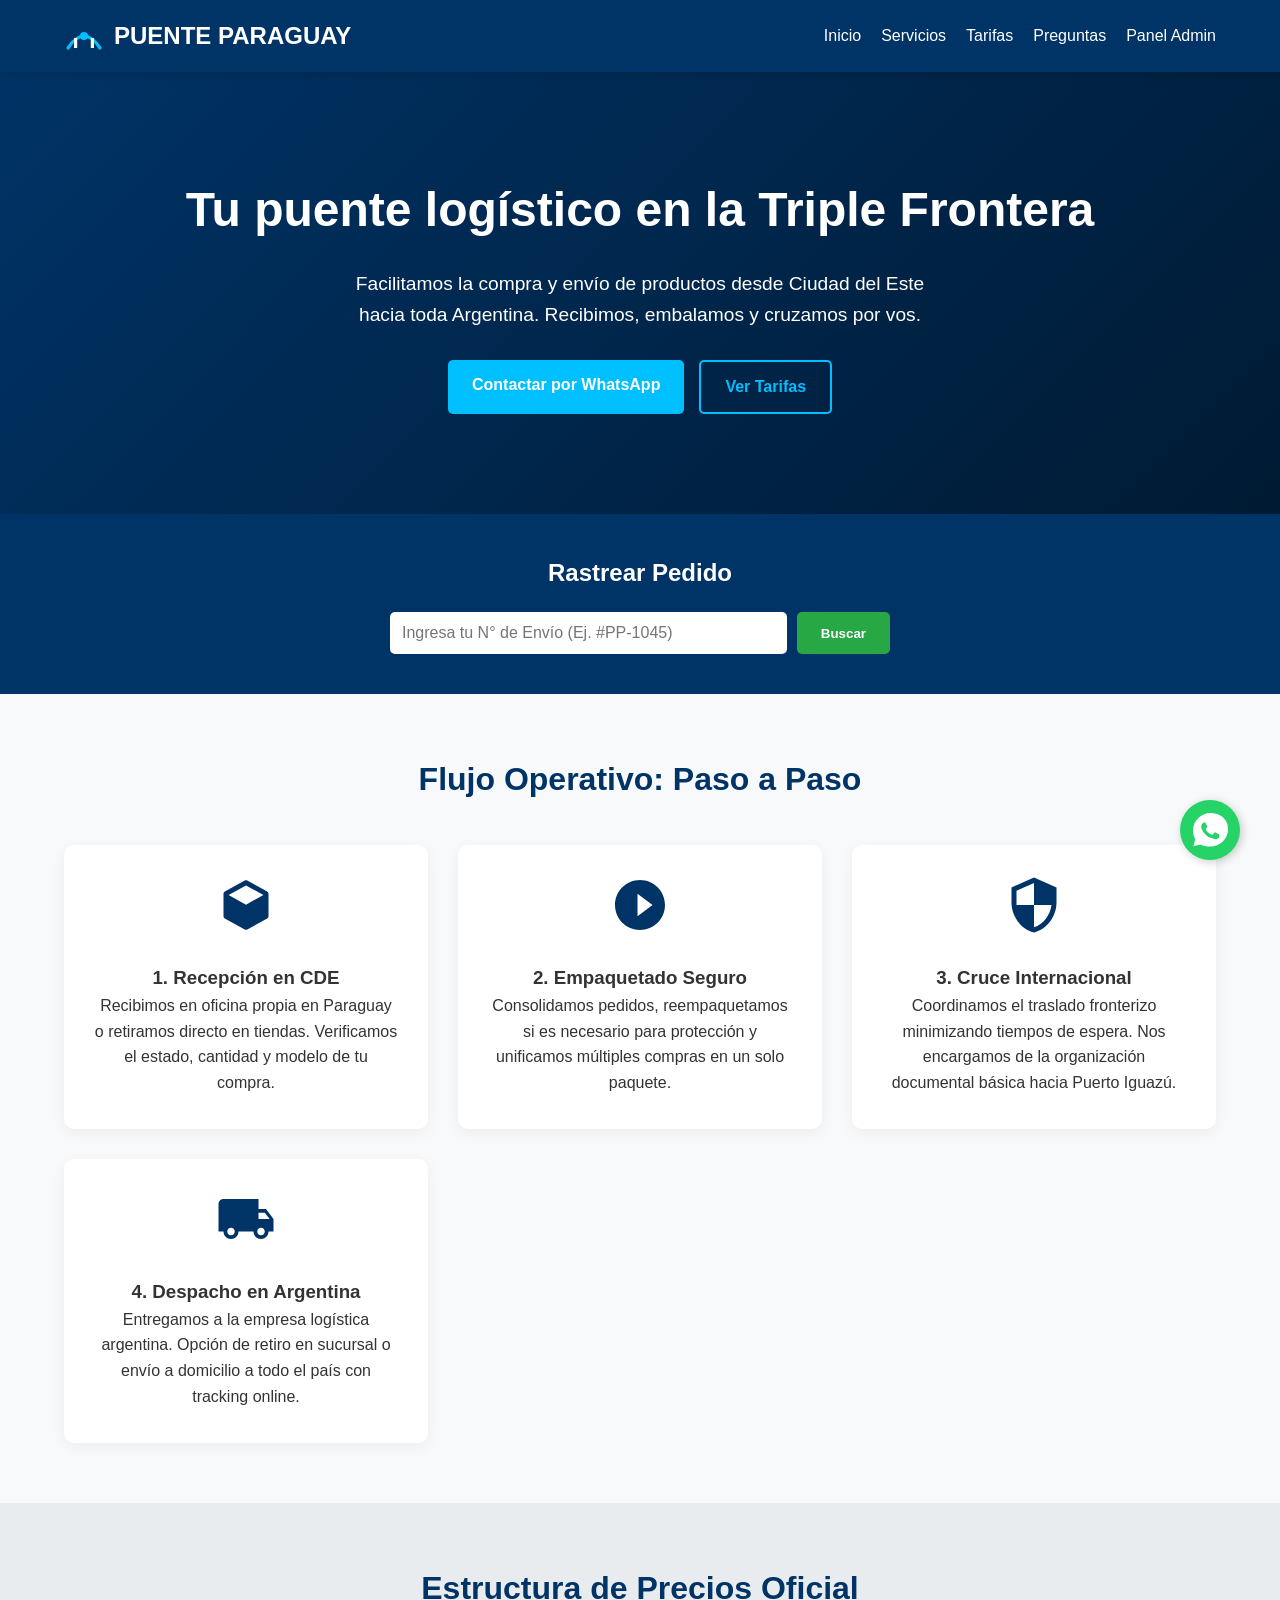
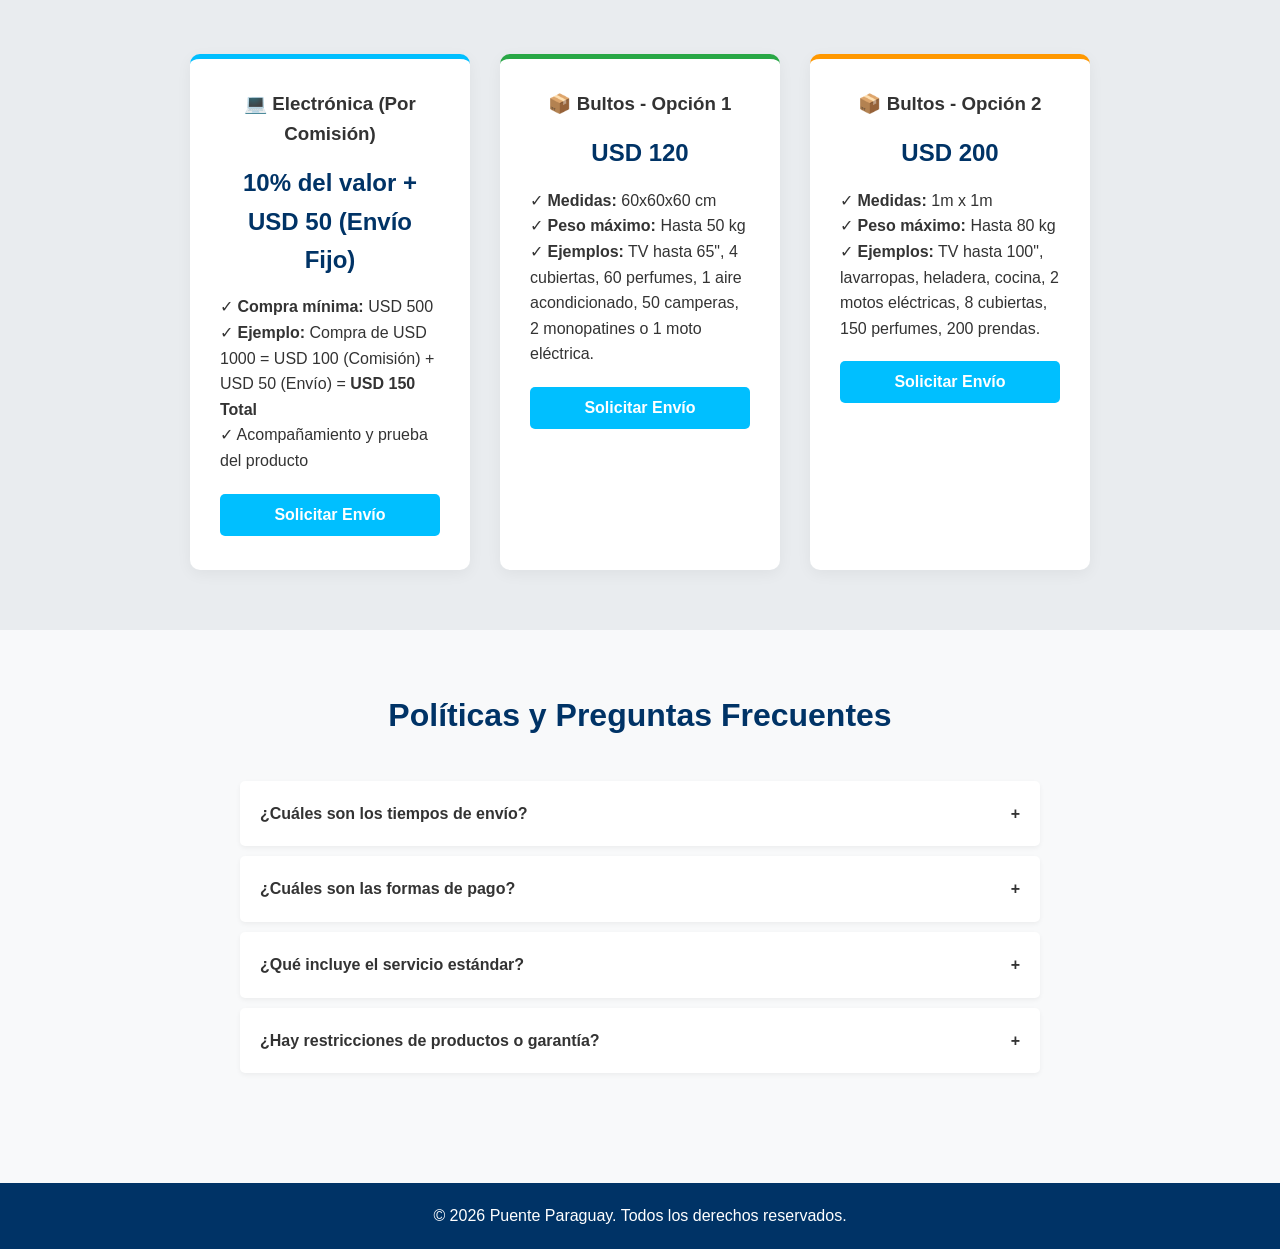
<file: index.html>
<!DOCTYPE html>
<html lang="es">
<head>
    <meta charset="UTF-8">
    <meta name="viewport" content="width=device-width, initial-scale=1.0">
    <title>Puente Paraguay - Logística y Encomiendas</title>
    <meta name="description" content="Servicio logístico integral para facilitar compras y envíos desde Paraguay hacia Argentina.">
    <!-- Evitar Caché -->
    <meta http-equiv="Cache-Control" content="no-cache, no-store, must-revalidate">
    <meta http-equiv="Pragma" content="no-cache">
    <meta http-equiv="Expires" content="0">
    
    <link rel="stylesheet" href="assets/css/style.css?v=3.0">
</head>
<body>

    <!-- Header & Navigation -->
    <header>
        <div class="logo-container">
            <!-- Bridge Logo SVG -->
            <svg class="logo-svg" viewBox="0 0 100 100" xmlns="http://www.w3.org/2000/svg">
                <path d="M10,80 Q50,20 90,80" fill="none" stroke="var(--secondary-color)" stroke-width="8" stroke-linecap="round"/>
                <rect x="25" y="55" width="8" height="25" fill="white"/>
                <rect x="67" y="55" width="8" height="25" fill="white"/>
                <circle cx="50" cy="50" r="10" fill="var(--secondary-color)"/>
            </svg>
            PUENTE PARAGUAY
        </div>
        <nav>
            <ul>
                <li><a href="#inicio">Inicio</a></li>
                <li><a href="#servicios">Servicios</a></li>
                <li><a href="#tarifas">Tarifas</a></li>
                <li><a href="#faq">Preguntas</a></li>
                <li><a href="admin.html">Panel Admin</a></li>
            </ul>
        </nav>
    </header>

    <!-- Hero Section -->
    <section id="inicio" class="hero">
        <h1>Tu puente logístico en la Triple Frontera</h1>
        <p>Facilitamos la compra y envío de productos desde Ciudad del Este hacia toda Argentina. Recibimos, embalamos y cruzamos por vos.</p>
        <div style="display: flex; gap: 15px; justify-content: center; flex-wrap: wrap;">
            <a href="#contacto" class="btn">Contactar por WhatsApp</a>
            <a href="#tarifas" class="btn btn-outline">Ver Tarifas</a>
        </div>
    </section>

    <!-- Tracking Section -->
    <section id="seguimiento" style="background-color: var(--primary-color); color: white; padding: 40px 20px; text-align: center;">
        <h2 style="margin-bottom: 20px;">Rastrear Pedido</h2>
        <form id="tracking-form" style="max-width: 500px; margin: auto; display: flex; gap: 10px;">
            <input type="text" id="tracking-input" placeholder="Ingresa tu N° de Envío (Ej. #PP-1045)" required style="flex: 1; padding: 12px; border: none; border-radius: 5px; font-size: 1rem;">
            <button type="submit" class="btn" style="background-color: var(--accent-color);">Buscar</button>
        </form>
        
        <!-- Contenedor de resultados del Tracking -->
        <div id="tracking-result" style="display: none; margin-top: 30px; background: white; color: var(--text-color); padding: 20px; border-radius: 8px; text-align: left; max-width: 600px; margin-inline: auto;">
            <h3 style="border-bottom: 1px solid #eee; padding-bottom: 10px; margin-bottom: 15px;">Estado del Envío: <span id="res-tracking-id" style="color: var(--primary-color);"></span></h3>
            <p><strong>Cliente:</strong> <span id="res-cliente"></span></p>
            <p><strong>Destino:</strong> <span id="res-destino"></span></p>
            
            <p style="margin-top: 15px; font-weight: bold; font-size: 1.1rem; color: var(--secondary-color);">Historial de Movimientos:</p>
            <ul id="res-historial" style="list-style-type: none; padding-left: 15px; margin-top: 10px; border-left: 2px solid var(--secondary-color);">
                <!-- Se llenará dinámicamente -->
            </ul>

            <!-- Sección para dejar mensaje / queja -->
            <div style="margin-top: 25px; padding-top: 20px; border-top: 1px solid #eee;">
                <h4 style="margin-bottom: 10px; color: var(--primary-color);">¿Tienes alguna consulta o inconveniente?</h4>
                <p style="font-size: 0.85rem; color: #666; margin-bottom: 10px;">Déjanos un mensaje y nuestro equipo lo revisará asociado a tu paquete.</p>
                <form id="client-message-form">
                    <input type="hidden" id="msg-tracking-id">
                    <textarea id="client-message-text" rows="3" required placeholder="Escribe tu mensaje, queja o consulta aquí..." style="width: 100%; padding: 10px; border: 1px solid #ddd; border-radius: 5px; margin-bottom: 10px; resize: vertical;"></textarea>
                    <button type="submit" class="btn" style="width: 100%; background-color: var(--primary-color); font-size: 0.9rem;">Enviar Mensaje</button>
                </form>
                <div id="client-message-success" style="display: none; margin-top: 10px; color: #28a745; font-weight: bold; font-size: 0.9rem;">¡Mensaje enviado correctamente! Nuestro equipo lo leerá pronto.</div>
            </div>
        </div>
        <div id="tracking-error" style="display: none; margin-top: 20px; color: #ffcccc; font-weight: bold;">
            No se encontró ningún paquete con ese número. Verifica e intenta de nuevo.
        </div>
    </section>

    <!-- How it Works / Services -->
    <section id="servicios">
        <h2 class="section-title">Flujo Operativo: Paso a Paso</h2>
        <div class="grid-container">
            <!-- Card 1 -->
            <div class="card">
                <svg class="card-icon" viewBox="0 0 24 24" fill="var(--primary-color)" xmlns="http://www.w3.org/2000/svg">
                    <path d="M21 16.5C21 16.88 20.79 17.21 20.47 17.38L12.5 21.82C12.19 21.99 11.81 21.99 11.5 21.82L3.53 17.38C3.21 17.21 3 16.88 3 16.5V7.5C3 7.12 3.21 6.79 3.53 6.62L11.5 2.18C11.81 2.01 12.19 2.01 12.5 2.18L20.47 6.62C20.79 6.79 21 7.12 21 7.5V16.5ZM12 4.15L5.04 8L12 11.85L18.96 8L12 4.15Z"/>
                </svg>
                <h3>1. Recepción en CDE</h3>
                <p>Recibimos en oficina propia en Paraguay o retiramos directo en tiendas. Verificamos el estado, cantidad y modelo de tu compra.</p>
            </div>
            <!-- Card 2 -->
            <div class="card">
                <svg class="card-icon" viewBox="0 0 24 24" fill="var(--primary-color)" xmlns="http://www.w3.org/2000/svg">
                    <path d="M12 2C6.48 2 2 6.48 2 12s4.48 10 10 10 10-4.48 10-10S17.52 2 12 2zm-1 14.5v-9l6 4.5-6 4.5z"/>
                </svg>
                <h3>2. Empaquetado Seguro</h3>
                <p>Consolidamos pedidos, reempaquetamos si es necesario para protección y unificamos múltiples compras en un solo paquete.</p>
            </div>
            <!-- Card 3 -->
            <div class="card">
                <svg class="card-icon" viewBox="0 0 24 24" fill="var(--primary-color)" xmlns="http://www.w3.org/2000/svg">
                    <path d="M12 1L3 5V11C3 16.55 6.84 21.74 12 23C17.16 21.74 21 16.55 21 11V5L12 1ZM12 11.99H19C18.47 16.11 15.72 19.78 12 20.92V11.99H5V6.3L12 3.19V11.99Z"/>
                </svg>
                <h3>3. Cruce Internacional</h3>
                <p>Coordinamos el traslado fronterizo minimizando tiempos de espera. Nos encargamos de la organización documental básica hacia Puerto Iguazú.</p>
            </div>
             <!-- Card 4 -->
            <div class="card">
                <svg class="card-icon" viewBox="0 0 24 24" fill="var(--primary-color)" xmlns="http://www.w3.org/2000/svg">
                    <path d="M20 8H17V4H3C1.89 4 1.01 4.89 1.01 6L1 17H3C3 18.66 4.34 20 6 20C7.66 20 9 18.66 9 17H15C15 18.66 16.34 20 18 20C19.66 20 21 18.66 21 17H23V12L20 8ZM6 18.5C5.17 18.5 4.5 17.83 4.5 17C4.5 16.17 5.17 15.5 6 15.5C6.83 15.5 7.5 16.17 7.5 17C7.5 17.83 6.83 18.5 6 18.5ZM18 18.5C17.17 18.5 16.5 17.83 16.5 17C16.5 16.17 17.17 15.5 18 15.5C18.83 15.5 19.5 16.17 19.5 17C19.5 17.83 18.83 18.5 18 18.5ZM17 12V9.5H19.5L21.47 12H17Z"/>
                </svg>
                <h3>4. Despacho en Argentina</h3>
                <p>Entregamos a la empresa logística argentina. Opción de retiro en sucursal o envío a domicilio a todo el país con tracking online.</p>
            </div>
        </div>
    </section>

    <!-- Pricing Section -->
    <section id="tarifas" style="background-color: #e9ecef;">
        <h2 class="section-title">Estructura de Precios Oficial</h2>
        <div class="grid-container" style="max-width: 900px; margin: auto;">
            <!-- Electrónica -->
            <div class="card" style="border-top: 5px solid var(--secondary-color);">
                <h3>💻 Electrónica (Por Comisión)</h3>
                <p style="font-size: 1.5rem; color: var(--primary-color); font-weight: bold; margin: 15px 0;">10% del valor + USD 50 (Envío Fijo)</p>
                <ul style="text-align: left; list-style-type: none; margin-bottom: 20px;">
                    <li>✓ <strong>Compra mínima:</strong> USD 500</li>
                    <li>✓ <strong>Ejemplo:</strong> Compra de USD 1000 = USD 100 (Comisión) + USD 50 (Envío) = <strong>USD 150 Total</strong></li>
                    <li>✓ Acompañamiento y prueba del producto</li>
                </ul>
                <button class="btn open-wa-modal" style="width: 100%; border: none; cursor: pointer; font-size: 1rem;">Solicitar Envío</button>
            </div>

            <!-- Bulto Opción 1 -->
            <div class="card" style="border-top: 5px solid var(--accent-color);">
                <h3>📦 Bultos - Opción 1</h3>
                <p style="font-size: 1.5rem; color: var(--primary-color); font-weight: bold; margin: 15px 0;">USD 120</p>
                <ul style="text-align: left; list-style-type: none; margin-bottom: 20px;">
                    <li>✓ <strong>Medidas:</strong> 60x60x60 cm</li>
                    <li>✓ <strong>Peso máximo:</strong> Hasta 50 kg</li>
                    <li>✓ <strong>Ejemplos:</strong> TV hasta 65", 4 cubiertas, 60 perfumes, 1 aire acondicionado, 50 camperas, 2 monopatines o 1 moto eléctrica.</li>
                </ul>
                <button class="btn open-wa-modal" style="width: 100%; border: none; cursor: pointer; font-size: 1rem;">Solicitar Envío</button>
            </div>

             <!-- Bulto Opción 2 -->
             <div class="card" style="border-top: 5px solid #ff9800;">
                <h3>📦 Bultos - Opción 2</h3>
                <p style="font-size: 1.5rem; color: var(--primary-color); font-weight: bold; margin: 15px 0;">USD 200</p>
                <ul style="text-align: left; list-style-type: none; margin-bottom: 20px;">
                    <li>✓ <strong>Medidas:</strong> 1m x 1m</li>
                    <li>✓ <strong>Peso máximo:</strong> Hasta 80 kg</li>
                    <li>✓ <strong>Ejemplos:</strong> TV hasta 100", lavarropas, heladera, cocina, 2 motos eléctricas, 8 cubiertas, 150 perfumes, 200 prendas.</li>
                </ul>
                <button class="btn open-wa-modal" style="width: 100%; border: none; cursor: pointer; font-size: 1rem;">Solicitar Envío</button>
            </div>
        </div>
    </section>

    <!-- FAQ Section -->
    <section id="faq">
        <h2 class="section-title">Políticas y Preguntas Frecuentes</h2>
        <div class="faq-container">
            <div class="faq-item">
                <div class="faq-question">
                    ¿Cuáles son los tiempos de envío?
                    <span>+</span>
                </div>
                <div class="faq-answer">
                    <p>El traslado desde Paraguay hasta Puerto Iguazú demora entre <strong>24 a 48 hs</strong>. Luego, el envío nacional dentro de Argentina dependerá del operador logístico seleccionado (Andreani, Correo Argentino, etc.).</p>
                </div>
            </div>
            <div class="faq-item">
                <div class="faq-question">
                    ¿Cuáles son las formas de pago?
                    <span>+</span>
                </div>
                <div class="faq-answer">
                    <p>Requerimos el <strong>100% de pago anticipado</strong>, especialmente recomendado para nuevos clientes, para organizar la logística y abonar los despachos.</p>
                </div>
            </div>
            <div class="faq-item">
                <div class="faq-question">
                    ¿Qué incluye el servicio estándar?
                    <span>+</span>
                </div>
                <div class="faq-answer">
                    <p>Incluye: Acompañamiento de compra en Ciudad del Este, verificación y prueba de los productos, embalaje seguro, cruce internacional a Argentina y entrega a la empresa de logística elegida.</p>
                </div>
            </div>
            <div class="faq-item">
                <div class="faq-question">
                    ¿Hay restricciones de productos o garantía?
                    <span>+</span>
                </div>
                <div class="faq-answer">
                    <p><strong>Restricciones:</strong> No transportamos productos prohibidos o ilegales. La electrónica usada se evalúa caso por caso. <br><strong>Garantía:</strong> No incluimos garantía del producto (solo somos responsables del traslado seguro). Verificamos el funcionamiento antes de despachar.</p>
                </div>
            </div>
        </div>
    </section>

    <!-- Floating WhatsApp Button -->
    <a href="https://wa.me/595987188642?text=Hola,%20quisiera%20consultar%20por%20un%20env%C3%ADo%20con%20Puente%20Paraguay" target="_blank" class="whatsapp-float" id="contacto" title="Contactar por WhatsApp">
        <!-- Minimal WhatsApp SVG -->
        <svg viewBox="0 0 24 24" width="35" height="35" fill="currentColor" xmlns="http://www.w3.org/2000/svg">
            <path d="M12.031 0C5.395 0 0 5.395 0 12.031C0 14.153 0.555 16.19 1.554 17.971L0.217 22.864L5.234 21.547C6.96 22.455 8.95 22.969 12.031 22.969C18.667 22.969 24.062 17.574 24.062 10.938C24.062 4.302 18.667 0 12.031 0ZM18.064 16.48C17.813 17.18 16.828 17.801 16.12 17.946C15.556 18.062 14.743 18.15 11.595 16.846C8.802 15.688 6.993 12.834 6.848 12.641C6.703 12.448 5.613 11.002 5.613 9.497C5.613 7.992 6.386 7.258 6.695 6.949C6.946 6.698 7.371 6.582 7.776 6.582C7.911 6.582 8.027 6.582 8.124 6.591C8.433 6.611 8.587 6.63 8.79 7.113C9.022 7.673 9.582 9.043 9.649 9.178C9.717 9.313 9.775 9.487 9.678 9.68C9.582 9.873 9.504 9.95 9.35 10.124C9.195 10.298 9.041 10.433 8.906 10.607C8.751 10.78 8.578 10.964 8.751 11.273C8.925 11.582 9.524 12.557 10.412 13.348C11.551 14.362 12.459 14.68 12.806 14.835C13.154 14.99 13.347 14.97 13.559 14.738C13.772 14.506 14.37 13.792 14.583 13.483C14.795 13.174 15.008 13.212 15.297 13.318C15.587 13.425 17.112 14.178 17.421 14.332C17.73 14.487 17.923 14.564 18.001 14.699C18.078 14.834 18.078 15.472 18.064 16.48Z"/>
        </svg>
    </a>

    <!-- Formulario Modal para WhatsApp -->
    <div id="wa-modal" class="modal-overlay" style="display: none;">
        <div class="modal-content">
            <span class="close-modal" id="close-wa-modal">&times;</span>
            <h3 style="margin-bottom: 15px; color: var(--primary-color);">Solicitar Cotización</h3>
            <p style="margin-bottom: 20px; font-size: 0.9rem;">Completa los datos para agilizar tu envío</p>
            <form id="wa-form">
                <div class="form-group">
                    <label>Tu Nombre</label>
                    <input type="text" id="wa-nombre" required placeholder="Ej. Juan Pérez" style="width: 100%; padding: 10px; border: 1px solid #ddd; border-radius: 5px;">
                </div>
                <div class="form-group" style="margin-top: 15px;">
                    <label>Valor estimado de compra (USD)</label>
                    <input type="number" id="wa-monto" required placeholder="Ej. 150" style="width: 100%; padding: 10px; border: 1px solid #ddd; border-radius: 5px;">
                </div>
                <div class="form-group" style="margin-top: 15px; margin-bottom: 20px;">
                    <label>Cantidad de productos/bultos</label>
                    <input type="number" id="wa-cantidad" required placeholder="Ej. 3" style="width: 100%; padding: 10px; border: 1px solid #ddd; border-radius: 5px;">
                </div>
                <button type="submit" class="btn" style="width: 100%; background-color: #25D366; border: none; cursor: pointer;">
                    Enviar por WhatsApp
                </button>
            </form>
        </div>
    </div>

    <!-- Footer -->
    <footer>
        <p>&copy; 2026 Puente Paraguay. Todos los derechos reservados.</p>
    </footer>

    <script src="assets/js/main.js?v=3.0"></script>
</body>
</html>
</file>
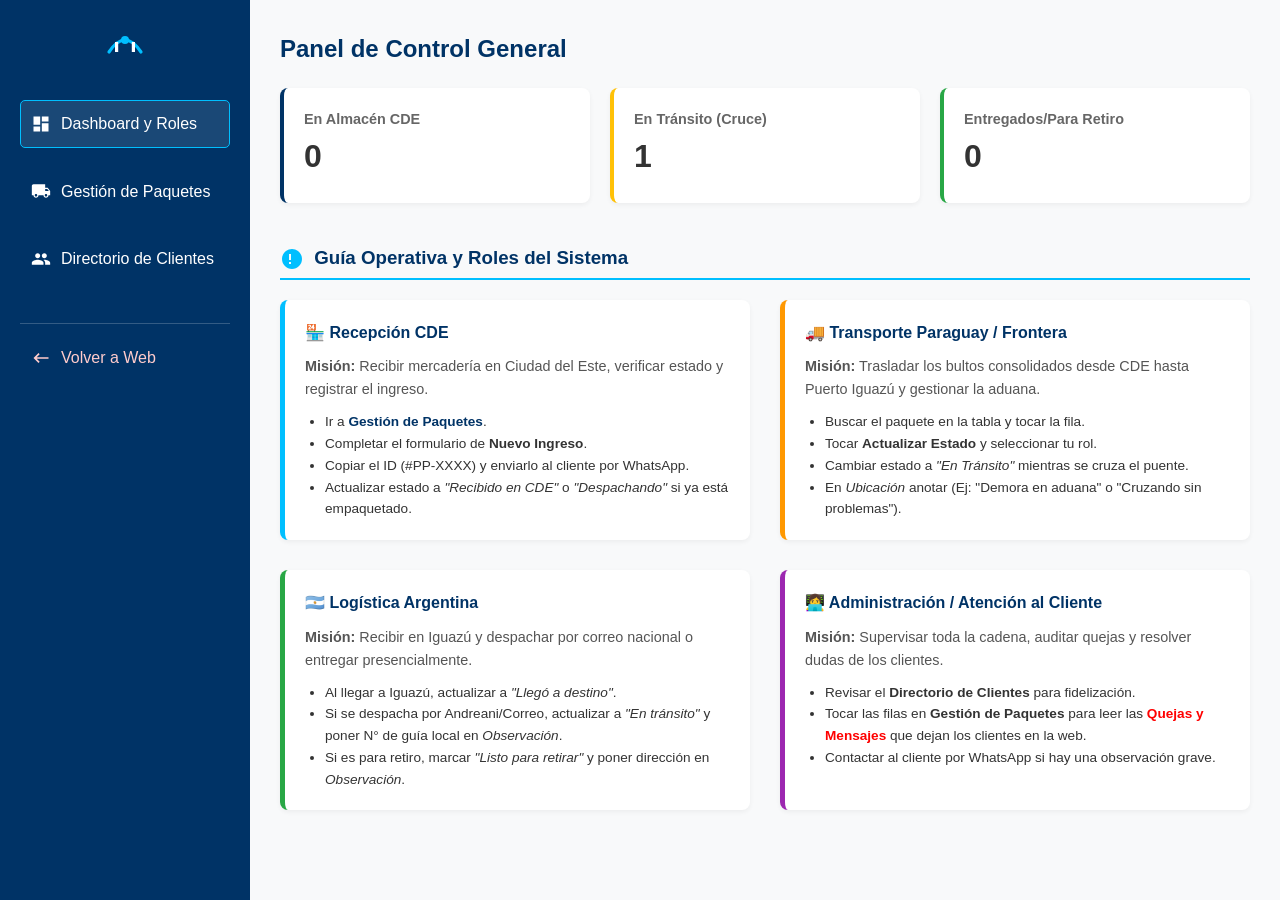
<file: admin.html>
<!DOCTYPE html>
<html lang="es">
<head>
    <meta charset="UTF-8">
    <meta name="viewport" content="width=device-width, initial-scale=1.0">
    <title>Admin - Proyecto Puente</title>
    <!-- Evitar Caché -->
    <meta http-equiv="Cache-Control" content="no-cache, no-store, must-revalidate">
    <meta http-equiv="Pragma" content="no-cache">
    <meta http-equiv="Expires" content="0">
    
    <link rel="stylesheet" href="assets/css/style.css?v=3.0">
</head>
<body>

    <div class="admin-container">
        <!-- Sidebar -->
        <aside class="sidebar">
            <div class="logo-container">
                <svg class="logo-svg" viewBox="0 0 100 100" xmlns="http://www.w3.org/2000/svg">
                    <path d="M10,80 Q50,20 90,80" fill="none" stroke="var(--secondary-color)" stroke-width="8" stroke-linecap="round"/>
                    <rect x="25" y="55" width="8" height="25" fill="white"/>
                    <rect x="67" y="55" width="8" height="25" fill="white"/>
                    <circle cx="50" cy="50" r="10" fill="var(--secondary-color)"/>
                </svg>
            </div>
            <nav>
                <ul id="admin-tabs" style="list-style: none; padding: 0;">
                    <li>
                        <a href="#" class="active" data-target="sec-dashboard" style="display: flex; align-items: center; gap: 10px;">
                            <svg viewBox="0 0 24 24" width="20" height="20" fill="currentColor"><path d="M3 13h8V3H3v10zm0 8h8v-6H3v6zm10 0h8V11h-8v10zm0-18v6h8V3h-8z"/></svg>
                            Dashboard y Roles
                        </a>
                    </li>
                    <li>
                        <a href="#" data-target="sec-paquetes" style="display: flex; align-items: center; gap: 10px;">
                            <svg viewBox="0 0 24 24" width="20" height="20" fill="currentColor"><path d="M20 8h-3V4H3c-1.1 0-2 .9-2 2v11h2c0 1.66 1.34 3 3 3s3-1.34 3-3h6c0 1.66 1.34 3 3 3s3-1.34 3-3h2v-5l-3-4zM6 18.5c-.83 0-1.5-.67-1.5-1.5s.67-1.5 1.5-1.5 1.5.67 1.5 1.5-.67 1.5-1.5 1.5zm13.5-9l1.96 2.5H17V9.5h2.5zm-1.5 9c-.83 0-1.5-.67-1.5-1.5s.67-1.5 1.5-1.5 1.5.67 1.5 1.5-.67 1.5-1.5 1.5z"/></svg>
                            Gestión de Paquetes
                        </a>
                    </li>
                    <li>
                        <a href="#" data-target="sec-clientes" style="display: flex; align-items: center; gap: 10px;">
                            <svg viewBox="0 0 24 24" width="20" height="20" fill="currentColor"><path d="M16 11c1.66 0 2.99-1.34 2.99-3S17.66 5 16 5c-1.66 0-3 1.34-3 3s1.34 3 3 3zm-8 0c1.66 0 2.99-1.34 2.99-3S9.66 5 8 5C6.34 5 5 6.34 5 8s1.34 3 3 3zm0 2c-2.33 0-7 1.17-7 3.5V19h14v-2.5c0-2.33-4.67-3.5-7-3.5zm8 0c-.29 0-.62.02-.97.05 1.16.84 1.97 1.97 1.97 3.45V19h6v-2.5c0-2.33-4.67-3.5-7-3.5z"/></svg>
                            Directorio de Clientes
                        </a>
                    </li>
                    <li style="margin-top: 20px; border-top: 1px solid rgba(255,255,255,0.2); padding-top: 10px;">
                        <a href="index.html" style="display: flex; align-items: center; gap: 10px; color: #ffcccc;">
                            <svg viewBox="0 0 24 24" width="20" height="20" fill="currentColor"><path d="M21 11H6.83l3.58-3.59L9 6l-6 6 6 6 1.41-1.41L6.83 13H21v-2z"/></svg>
                            Volver a Web
                        </a>
                    </li>
                </ul>
            </nav>
            </aside>

            <!-- Main Content -->
            <main class="admin-content">
            <h2 style="margin-bottom: 20px; color: var(--primary-color);" id="admin-page-title">Panel de Control General</h2>

            <!-- SECTION: DASHBOARD -->
            <div id="sec-dashboard" class="admin-section">
                <!-- Metrics -->
                <div class="metric-cards">
                    <div class="metric-card">
                        <div class="metric-info">
                            <h3>En Almacén CDE</h3>
                            <h2 id="metric-cde">0</h2>
                        </div>
                    </div>
                    <div class="metric-card warning">
                        <div class="metric-info">
                            <h3>En Tránsito (Cruce)</h3>
                            <h2 id="metric-transit">0</h2>
                        </div>
                    </div>
                    <div class="metric-card success">
                        <div class="metric-info">
                            <h3>Entregados/Para Retiro</h3>
                            <h2 id="metric-delivered">0</h2>
                        </div>
                    </div>
                </div>

                <!-- Manual de Roles -->
                <h3 style="margin-top: 40px; margin-bottom: 20px; color: var(--primary-color); border-bottom: 2px solid var(--secondary-color); padding-bottom: 5px;">
                    <svg viewBox="0 0 24 24" width="24" height="24" fill="var(--secondary-color)" style="vertical-align: middle; margin-right: 5px;"><path d="M12 2C6.48 2 2 6.48 2 12s4.48 10 10 10 10-4.48 10-10S17.52 2 12 2zm-1 15h-2v-2h2v2zm0-4h-2V7h2v6z"/></svg>
                    Guía Operativa y Roles del Sistema
                </h3>
                
                <div class="dashboard-grid" style="grid-template-columns: 1fr 1fr;">
                    
                    <!-- Rol 1 -->
                    <div style="background: white; padding: 20px; border-radius: 8px; border-left: 5px solid #00bfff; box-shadow: 0 2px 5px rgba(0,0,0,0.05);">
                        <h4 style="color: var(--primary-color); margin-bottom: 10px;">🏪 Recepción CDE</h4>
                        <p style="font-size: 0.9rem; color: #555;"><strong>Misión:</strong> Recibir mercadería en Ciudad del Este, verificar estado y registrar el ingreso.</p>
                        <ul style="font-size: 0.85rem; padding-left: 20px; margin-top: 10px; color: #333;">
                            <li>Ir a <strong style="color:var(--primary-color)">Gestión de Paquetes</strong>.</li>
                            <li>Completar el formulario de <strong>Nuevo Ingreso</strong>.</li>
                            <li>Copiar el ID (#PP-XXXX) y enviarlo al cliente por WhatsApp.</li>
                            <li>Actualizar estado a <em>"Recibido en CDE"</em> o <em>"Despachando"</em> si ya está empaquetado.</li>
                        </ul>
                    </div>

                    <!-- Rol 2 -->
                    <div style="background: white; padding: 20px; border-radius: 8px; border-left: 5px solid #ff9800; box-shadow: 0 2px 5px rgba(0,0,0,0.05);">
                        <h4 style="color: var(--primary-color); margin-bottom: 10px;">🚚 Transporte Paraguay / Frontera</h4>
                        <p style="font-size: 0.9rem; color: #555;"><strong>Misión:</strong> Trasladar los bultos consolidados desde CDE hasta Puerto Iguazú y gestionar la aduana.</p>
                        <ul style="font-size: 0.85rem; padding-left: 20px; margin-top: 10px; color: #333;">
                            <li>Buscar el paquete en la tabla y tocar la fila.</li>
                            <li>Tocar <strong>Actualizar Estado</strong> y seleccionar tu rol.</li>
                            <li>Cambiar estado a <em>"En Tránsito"</em> mientras se cruza el puente.</li>
                            <li>En <em>Ubicación</em> anotar (Ej: "Demora en aduana" o "Cruzando sin problemas").</li>
                        </ul>
                    </div>

                    <!-- Rol 3 -->
                    <div style="background: white; padding: 20px; border-radius: 8px; border-left: 5px solid #28a745; box-shadow: 0 2px 5px rgba(0,0,0,0.05);">
                        <h4 style="color: var(--primary-color); margin-bottom: 10px;">🇦🇷 Logística Argentina</h4>
                        <p style="font-size: 0.9rem; color: #555;"><strong>Misión:</strong> Recibir en Iguazú y despachar por correo nacional o entregar presencialmente.</p>
                        <ul style="font-size: 0.85rem; padding-left: 20px; margin-top: 10px; color: #333;">
                            <li>Al llegar a Iguazú, actualizar a <em>"Llegó a destino"</em>.</li>
                            <li>Si se despacha por Andreani/Correo, actualizar a <em>"En tránsito"</em> y poner N° de guía local en <em>Observación</em>.</li>
                            <li>Si es para retiro, marcar <em>"Listo para retirar"</em> y poner dirección en <em>Observación</em>.</li>
                        </ul>
                    </div>

                    <!-- Rol 4 -->
                    <div style="background: white; padding: 20px; border-radius: 8px; border-left: 5px solid #9c27b0; box-shadow: 0 2px 5px rgba(0,0,0,0.05);">
                        <h4 style="color: var(--primary-color); margin-bottom: 10px;">👩‍💻 Administración / Atención al Cliente</h4>
                        <p style="font-size: 0.9rem; color: #555;"><strong>Misión:</strong> Supervisar toda la cadena, auditar quejas y resolver dudas de los clientes.</p>
                        <ul style="font-size: 0.85rem; padding-left: 20px; margin-top: 10px; color: #333;">
                            <li>Revisar el <strong>Directorio de Clientes</strong> para fidelización.</li>
                            <li>Tocar las filas en <strong>Gestión de Paquetes</strong> para leer las <strong style="color:red;">Quejas y Mensajes</strong> que dejan los clientes en la web.</li>
                            <li>Contactar al cliente por WhatsApp si hay una observación grave.</li>
                        </ul>
                    </div>

                </div>
            </div>

            <!-- SECTION: PAQUETES -->
            <div id="sec-paquetes" class="admin-section" style="display: none;">
                <div class="dashboard-grid">
                    <!-- Form (Nuevo Ingreso) -->
                    <div class="dashboard-form-col">
                        <h3 style="margin-bottom: 15px; color: var(--primary-color);">1. Nuevo Ingreso</h3>
                        <form class="admin-form" id="new-package-form">
                            <div class="form-group">
                                <label>Nombre del Cliente</label>
                                <input type="text" id="pkg-client" required placeholder="Ej. Ana Martínez">
                            </div>
                            <div class="form-group">
                                <label>Destino</label>
                                <input type="text" id="pkg-destination" required placeholder="Ej. Córdoba">
                            </div>
                            <div class="form-group">
                                <label>Peso (Kg) / Detalles</label>
                                <input type="text" id="pkg-weight" required placeholder="Ej. 12kg - TV 65''">
                            </div>
                            <div class="form-group">
                                <label>Estado Inicial</label>
                                <select id="pkg-status">
                                    <option value="Recibido en CDE">Recibido en CDE</option>
                                    <option value="Despachando">Despachando</option>
                                    <option value="En tránsito">En tránsito</option>
                                    <option value="Llegó a destino">Llegó a destino</option>
                                    <option value="Listo para retirar">Listo para retirar</option>
                                    <option value="Entregado">Entregado</option>
                                </select>
                            </div>
                            <button type="submit" class="btn">Generar ID y Registrar</button>
                        </form>

                        <!-- Alerta de ID Generado -->
                        <div id="generated-id-alert" style="display: none; margin-top: 15px; padding: 15px; background-color: #d4edda; color: #155724; border: 1px solid #c3e6cb; border-radius: 5px;">
                            <strong>¡Paquete Registrado!</strong><br>
                            El ID de seguimiento para el cliente es: <br>
                            <span id="new-generated-id" style="font-size: 1.5rem; font-weight: bold; color: var(--primary-color);"></span>
                        </div>
                    </div>

                    <!-- Table (Gestión y Actualización) -->
                    <div class="dashboard-table-col">
                        <h3 style="margin-bottom: 15px; color: var(--primary-color);">2. Actualizar Estado de Paquetes</h3>
                        <div class="data-table-wrapper">
                            <table class="data-table">
                                <thead>
                                    <tr>
                                        <th>ID / Tracking</th>
                                        <th>Cliente</th>
                                        <th>Destino</th>
                                        <th>Estado Actual</th>
                                    </tr>
                                </thead>
                                <tbody id="packages-table-body">
                                    <!-- Datos cargados por JS -->
                                </tbody>
                            </table>
                        </div>
                    </div>
                </div>
            </div>

            <!-- SECTION: CLIENTES -->
            <div id="sec-clientes" class="admin-section" style="display: none;">
                <h3 style="margin-bottom: 15px; color: var(--primary-color);">Directorio de Clientes</h3>
                <div class="data-table-wrapper">
                    <table class="data-table">
                        <thead>
                            <tr>
                                <th>Nombre del Cliente</th>
                                <th>Paquetes Asociados (IDs)</th>
                                <th>Último Destino</th>
                            </tr>
                        </thead>
                        <tbody id="clients-table-body">
                            <!-- Datos cargados por JS -->
                        </tbody>
                    </table>
                </div>
            </div>

            </main>                            </div>

                            <!-- Modal para Actualizar Estado -->
                            <div id="update-modal" class="modal-overlay" style="display: none;">
                            <div class="modal-content">
                            <span class="close-modal" id="close-update-modal">&times;</span>
                            <h3 style="margin-bottom: 15px; color: var(--primary-color);">Actualizar Estado</h3>
                            <p style="margin-bottom: 20px; font-size: 0.9rem;">Tracking: <strong id="update-tracking-id"></strong></p>
                            <form id="update-status-form">
                            <input type="hidden" id="update-tracking-input">
                            <div class="form-group">
                                <label>Tu Sector / Rol</label>
                                <select id="update-role-select" required style="width: 100%; padding: 10px; border: 1px solid #ddd; border-radius: 5px;">
                                    <option value="Administración Central">Administración Central</option>
                                    <option value="Recepción CDE">Recepción CDE</option>
                                    <option value="Transporte Paraguay">Transporte Paraguay</option>
                                    <option value="Aduana / Frontera">Aduana / Frontera</option>
                                    <option value="Logística Argentina">Logística Argentina</option>
                                </select>
                            </div>
                            <div class="form-group" style="margin-top: 15px;">
                            <label>Nuevo Estado</label>
                            <select id="update-status-select" required style="width: 100%; padding: 10px; border: 1px solid #ddd; border-radius: 5px;">
                            <option value="Recibido en CDE">Recibido en CDE</option>
                            <option value="Despachando">Despachando</option>
                            <option value="En tránsito">En tránsito</option>
                            <option value="Llegó a destino">Llegó a destino</option>
                            <option value="Listo para retirar">Listo para retirar</option>
                            <option value="Entregado">Entregado</option>
                            </select>
                            </div>
                            <div class="form-group" style="margin-top: 15px; margin-bottom: 20px;">
                            <label>Ubicación / Observación (Opcional)</label>
                            <input type="text" id="update-location" placeholder="Ej. Retirar en Sucursal Iguazú" style="width: 100%; padding: 10px; border: 1px solid #ddd; border-radius: 5px;">
                            </div>
                            <button type="submit" class="btn" style="width: 100%;">Guardar Cambios</button>
                            </form>
                            </div>
                            </div>

    <script src="assets/js/main.js?v=3.0"></script>
</body>
</html>
</file>
<file: assets/css/style.css>
:root {
  --primary-color: #003366; /* Deep blue */
  --secondary-color: #00bfff; /* Light blue */
  --accent-color: #28a745; /* Success Green */
  --bg-color: #f8f9fa;
  --text-color: #333;
  --card-bg: #ffffff;
  --transition: all 0.3s ease;
}

* {
  margin: 0;
  padding: 0;
  box-sizing: border-box;
  font-family: 'Segoe UI', Tahoma, Geneva, Verdana, sans-serif;
}

body {
  background-color: var(--bg-color);
  color: var(--text-color);
  line-height: 1.6;
}

/* Header & Navigation */
header {
  background-color: var(--primary-color);
  color: white;
  padding: 1rem 5%;
  display: flex;
  justify-content: space-between;
  align-items: center;
  position: sticky;
  top: 0;
  z-index: 1000;
  box-shadow: 0 4px 6px rgba(0,0,0,0.1);
}

.logo-container {
  display: flex;
  align-items: center;
  gap: 10px;
  font-weight: bold;
  font-size: 1.5rem;
}

.logo-svg {
  width: 40px;
  height: 40px;
  fill: var(--secondary-color);
}

nav ul {
  list-style: none;
  display: flex;
  gap: 20px;
}

nav a {
  color: white;
  text-decoration: none;
  font-weight: 500;
  transition: var(--transition);
}

nav a:hover {
  color: var(--secondary-color);
}

/* Hero Section */
.hero {
  background: linear-gradient(135deg, var(--primary-color) 0%, #001a33 100%);
  color: white;
  text-align: center;
  padding: 100px 20px;
}

.hero h1 {
  font-size: 3rem;
  margin-bottom: 20px;
}

.hero p {
  font-size: 1.2rem;
  margin-bottom: 30px;
  max-width: 600px;
  margin-inline: auto;
}

.btn {
  display: inline-block;
  padding: 12px 24px;
  background-color: var(--secondary-color);
  color: #fff;
  text-decoration: none;
  border-radius: 5px;
  font-weight: bold;
  transition: var(--transition);
  border: none;
  cursor: pointer;
}

.btn:hover {
  background-color: #0099cc;
  transform: translateY(-2px);
}

.btn-outline {
  background-color: transparent;
  border: 2px solid var(--secondary-color);
  color: var(--secondary-color);
}

.btn-outline:hover {
  background-color: var(--secondary-color);
  color: white;
}

/* Sections */
section {
  padding: 60px 5%;
}

.section-title {
  text-align: center;
  margin-bottom: 40px;
  color: var(--primary-color);
  font-size: 2rem;
}

/* Cards / How it works */
.grid-container {
  display: grid;
  grid-template-columns: repeat(auto-fit, minmax(280px, 1fr));
  gap: 30px;
}

.card {
  background: var(--card-bg);
  padding: 30px;
  border-radius: 10px;
  box-shadow: 0 4px 15px rgba(0,0,0,0.05);
  text-align: center;
  transition: var(--transition);
  border-bottom: 4px solid transparent;
}

.card:hover {
  transform: translateY(-10px);
  border-bottom: 4px solid var(--secondary-color);
  box-shadow: 0 10px 25px rgba(0,0,0,0.1);
}

.card-icon {
  width: 60px;
  height: 60px;
  margin-bottom: 20px;
  fill: var(--primary-color);
}

/* FAQ */
.faq-container {
  max-width: 800px;
  margin: auto;
}

.faq-item {
  background: white;
  margin-bottom: 10px;
  border-radius: 5px;
  box-shadow: 0 2px 5px rgba(0,0,0,0.05);
}

.faq-question {
  padding: 20px;
  cursor: pointer;
  display: flex;
  justify-content: space-between;
  align-items: center;
  font-weight: bold;
}

.faq-answer {
  padding: 0 20px;
  max-height: 0;
  overflow: hidden;
  transition: max-height 0.3s ease;
}

.faq-item.active .faq-answer {
  padding: 0 20px 20px;
  max-height: 200px;
}

.faq-item.active .faq-question span {
  transform: rotate(45deg);
}

/* Floating WhatsApp */
.whatsapp-float {
  position: fixed;
  width: 60px;
  height: 60px;
  bottom: 40px;
  right: 40px;
  background-color: #25d366;
  color: #FFF;
  border-radius: 50px;
  text-align: center;
  font-size: 30px;
  box-shadow: 2px 2px 10px rgba(0,0,0,0.2);
  z-index: 100;
  display: flex;
  align-items: center;
  justify-content: center;
  text-decoration: none;
  transition: var(--transition);
}

.whatsapp-float:hover {
  transform: scale(1.1);
}

/* Footer */
footer {
  background-color: var(--primary-color);
  color: white;
  text-align: center;
  padding: 20px;
  margin-top: 40px;
}

/* --- ADMIN PANEL SPECIFIC STYLES --- */
.admin-container {
  display: flex;
  min-height: 100vh;
}

.sidebar {
  width: 250px;
  background: var(--primary-color);
  color: white;
  padding: 20px;
  display: flex;
  flex-direction: column;
}

.sidebar .logo-container {
  margin-bottom: 40px;
  justify-content: center;
}

.sidebar nav ul {
  flex-direction: column;
}

.sidebar nav a {
  display: block;
  padding: 10px;
  border-radius: 5px;
  border: 1px solid transparent;
}

.sidebar nav a.active, .sidebar nav a:hover {
  background: rgba(255,255,255,0.1);
  border-color: var(--secondary-color);
}

.admin-content {
  flex: 1;
  padding: 30px;
  background: var(--bg-color);
}

/* Admin Dashboard Cards */
.metric-cards {
  display: grid;
  grid-template-columns: repeat(auto-fit, minmax(200px, 1fr));
  gap: 20px;
  margin-bottom: 40px;
}

.metric-card {
  background: white;
  padding: 20px;
  border-radius: 8px;
  box-shadow: 0 2px 5px rgba(0,0,0,0.05);
  display: flex;
  justify-content: space-between;
  align-items: center;
  border-left: 4px solid var(--primary-color);
}

.metric-card.success { border-left-color: var(--accent-color); }
.metric-card.warning { border-left-color: #ffc107; }

.metric-info h3 { font-size: 0.9rem; color: #666; }
.metric-info h2 { font-size: 2rem; color: var(--text-color); margin: 0; }
.metric-icon svg { width: 40px; height: 40px; fill: #ccc; }

/* Admin Table */
.data-table {
  width: 100%;
  border-collapse: collapse;
  background: white;
  box-shadow: 0 2px 5px rgba(0,0,0,0.05);
  border-radius: 8px;
  overflow: hidden;
}

.data-table th, .data-table td {
  padding: 15px;
  text-align: left;
  border-bottom: 1px solid #eee;
}

.data-table th { background: #f4f6f8; color: var(--primary-color); }

.status-badge {
  padding: 5px 10px;
  border-radius: 20px;
  font-size: 0.8rem;
  font-weight: bold;
}
.status-received { background: #e3f2fd; color: #1565c0; }
.status-transit { background: #fff3e0; color: #e65100; }
.status-delivered { background: #e8f5e9; color: #2e7d32; }

/* Admin Form */
.admin-form {
  background: white;
  padding: 20px;
  border-radius: 8px;
  box-shadow: 0 2px 5px rgba(0,0,0,0.05);
  display: grid;
  gap: 15px;
}

.form-group { display: flex; flex-direction: column; gap: 5px; }
.form-group input, .form-group select {
  padding: 10px;
  border: 1px solid #ccc;
  border-radius: 5px;
}

/* Dashboard Layout */
.dashboard-grid {
  display: grid;
  grid-template-columns: 2fr 1fr;
  gap: 30px;
}

/* Responsive */
@media (max-width: 768px) {
  header { flex-direction: column; gap: 15px; }
  .hero h1 { font-size: 2rem; }
  .admin-container { flex-direction: column; }
  .sidebar { width: 100%; }
  
  .dashboard-grid {
    grid-template-columns: 1fr;
    display: flex;
    flex-direction: column;
  }
  
  /* El formulario se mostrará por encima de la tabla en el celular */
  .dashboard-form-col {
    order: -1; 
  }

  /* Permite que la tabla se pueda desplazar lateralmente en celulares */
  .data-table-wrapper {
    overflow-x: auto;
    width: 100%;
  }
}

/* Modal styles for WhatsApp */
.modal-overlay {
  position: fixed;
  top: 0;
  left: 0;
  width: 100%;
  height: 100%;
  background: rgba(0, 0, 0, 0.6);
  z-index: 2000;
  display: flex;
  justify-content: center;
  align-items: center;
}

.modal-content {
  background: white;
  padding: 30px;
  border-radius: 10px;
  width: 90%;
  max-width: 400px;
  position: relative;
  box-shadow: 0 5px 15px rgba(0,0,0,0.3);
  animation: modalIn 0.3s ease-out forwards;
}

@keyframes modalIn {
  from { opacity: 0; transform: translateY(-20px); }
  to { opacity: 1; transform: translateY(0); }
}

.close-modal {
  position: absolute;
  top: 15px;
  right: 20px;
  font-size: 1.5rem;
  font-weight: bold;
  cursor: pointer;
  color: #666;
}

.close-modal:hover {
  color: var(--primary-color);
}
</file>
